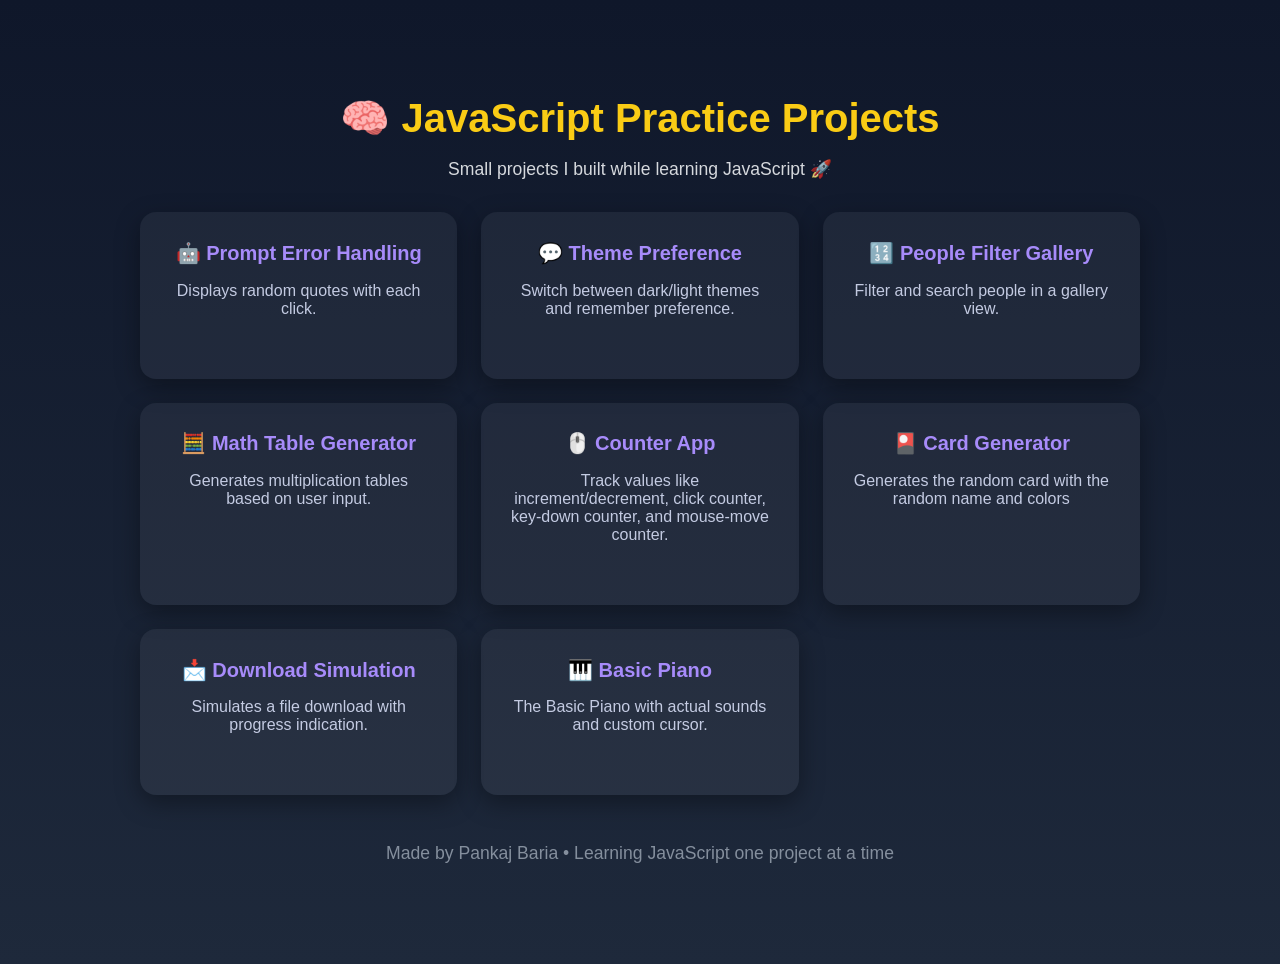
<file: index.html>
<!DOCTYPE html>
<html lang="en">
  <head>
    <meta charset="UTF-8" />
    <meta name="viewport" content="width=device-width, initial-scale=1.0" />
    <title>JS Practice Projects</title>
    <link rel="stylesheet" href="style.css" />
  </head>
  <body>
    <main class="container">
      <h1>🧠 JavaScript Practice Projects</h1>
      <p>Small projects I built while learning JavaScript 🚀</p>

      <section class="projects">
        <a href="01.Prompt-Error-Handling/" class="card">
          <h2>🤖 Prompt Error Handling</h2>
          <p>Displays random quotes with each click.</p>
        </a>

        <a href="02.Theme-Preference/" class="card">
          <h2>💬 Theme Preference</h2>
          <p>Switch between dark/light themes and remember preference.</p>
        </a>

        <a href="03.People-Filter-Gallery/" class="card">
          <h2>🔢 People Filter Gallery</h2>
          <p>Filter and search people in a gallery view.</p>
        </a>

        <a href="04.Math-Table-Generator/" class="card">
          <h2>🧮 Math Table Generator</h2>
          <p>Generates multiplication tables based on user input.</p>
        </a>

        <a href="05.Counter/" class="card">
          <h2>🖱️ Counter App</h2>
          <p>
            Track values like increment/decrement, click counter, key-down
            counter, and mouse-move counter.
          </p>
        </a>
        <a href="06.Random-Card-Generator/" class="card">
          <h2>🎴 Card Generator</h2>
          <p>Generates the random card with the random name and colors</p>
        </a>
        <a href="07.Download-Simulation/" class="card">
          <h2>📩 Download Simulation</h2>
          <p>Simulates a file download with progress indication.</p>
        </a>
        <a href="08.mini-piano/" class="card">
          <h2>🎹 Basic Piano</h2>
          <p>The Basic Piano with actual sounds and custom cursor.</p>
        </a>
      </section>

      <footer>
        <p>Made by Pankaj Baria • Learning JavaScript one project at a time</p>
      </footer>
    </main>
  </body>
</html>
</file>
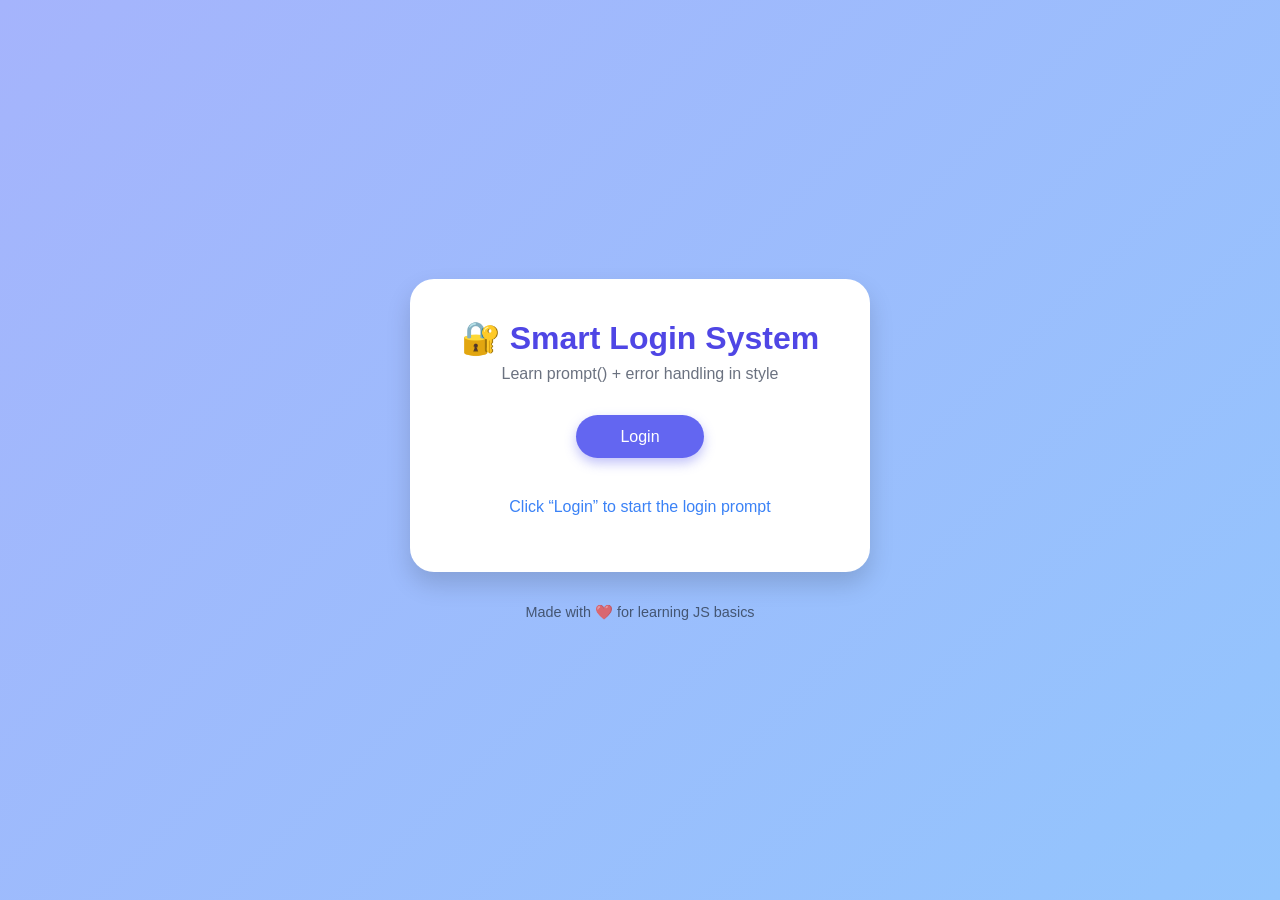
<file: 01.Prompt-Error-Handling/index.html>
<!DOCTYPE html>
<html lang="en">
<head>
  <meta charset="UTF-8" />
  <meta name="viewport" content="width=device-width, initial-scale=1.0" />
  <title>Smart JS Login</title>
  <link rel="stylesheet" href="style.css" />
</head>
<body>
  <div class="app">
    <div class="card">
      <h1>🔐 Smart Login System</h1>
      <p class="subtitle">Learn prompt() + error handling in style</p>

      <button id="loginBtn" class="btn-primary">Login</button>

      <div id="output" class="output info">
        Click “Login” to start the login prompt
      </div>
    </div>
  </div>

  <footer>
    <p>Made with ❤️ for learning JS basics</p>
  </footer>

  <script src="script.js"></script>
</body>
</html>
</file>
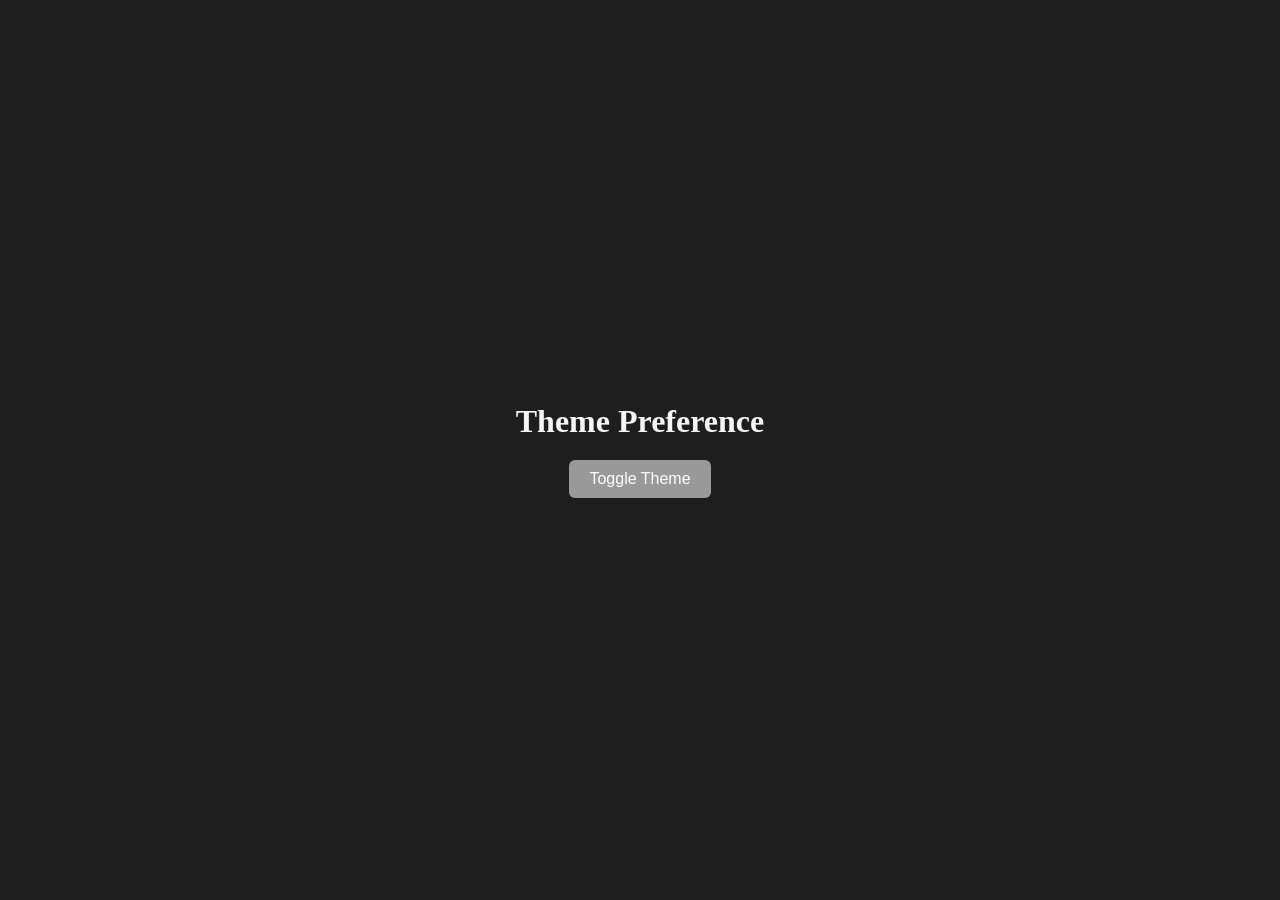
<file: 02.Theme Preference/index.html>
<!DOCTYPE html>
<html lang="en">
  <head>
    <meta charset="UTF-8" />
    <meta name="viewport" content="width=device-width, initial-scale=1.0" />
    <title>Theme Toggle</title>
    <link rel="stylesheet" href="style.css" />
  </head>
  <body>
    <div class="container">
      <h1>Theme Preference</h1>
      <button id="toggleTheme">Toggle Theme</button>
    </div>

    <script src="script.js"></script>
  </body>
</html>
</file>
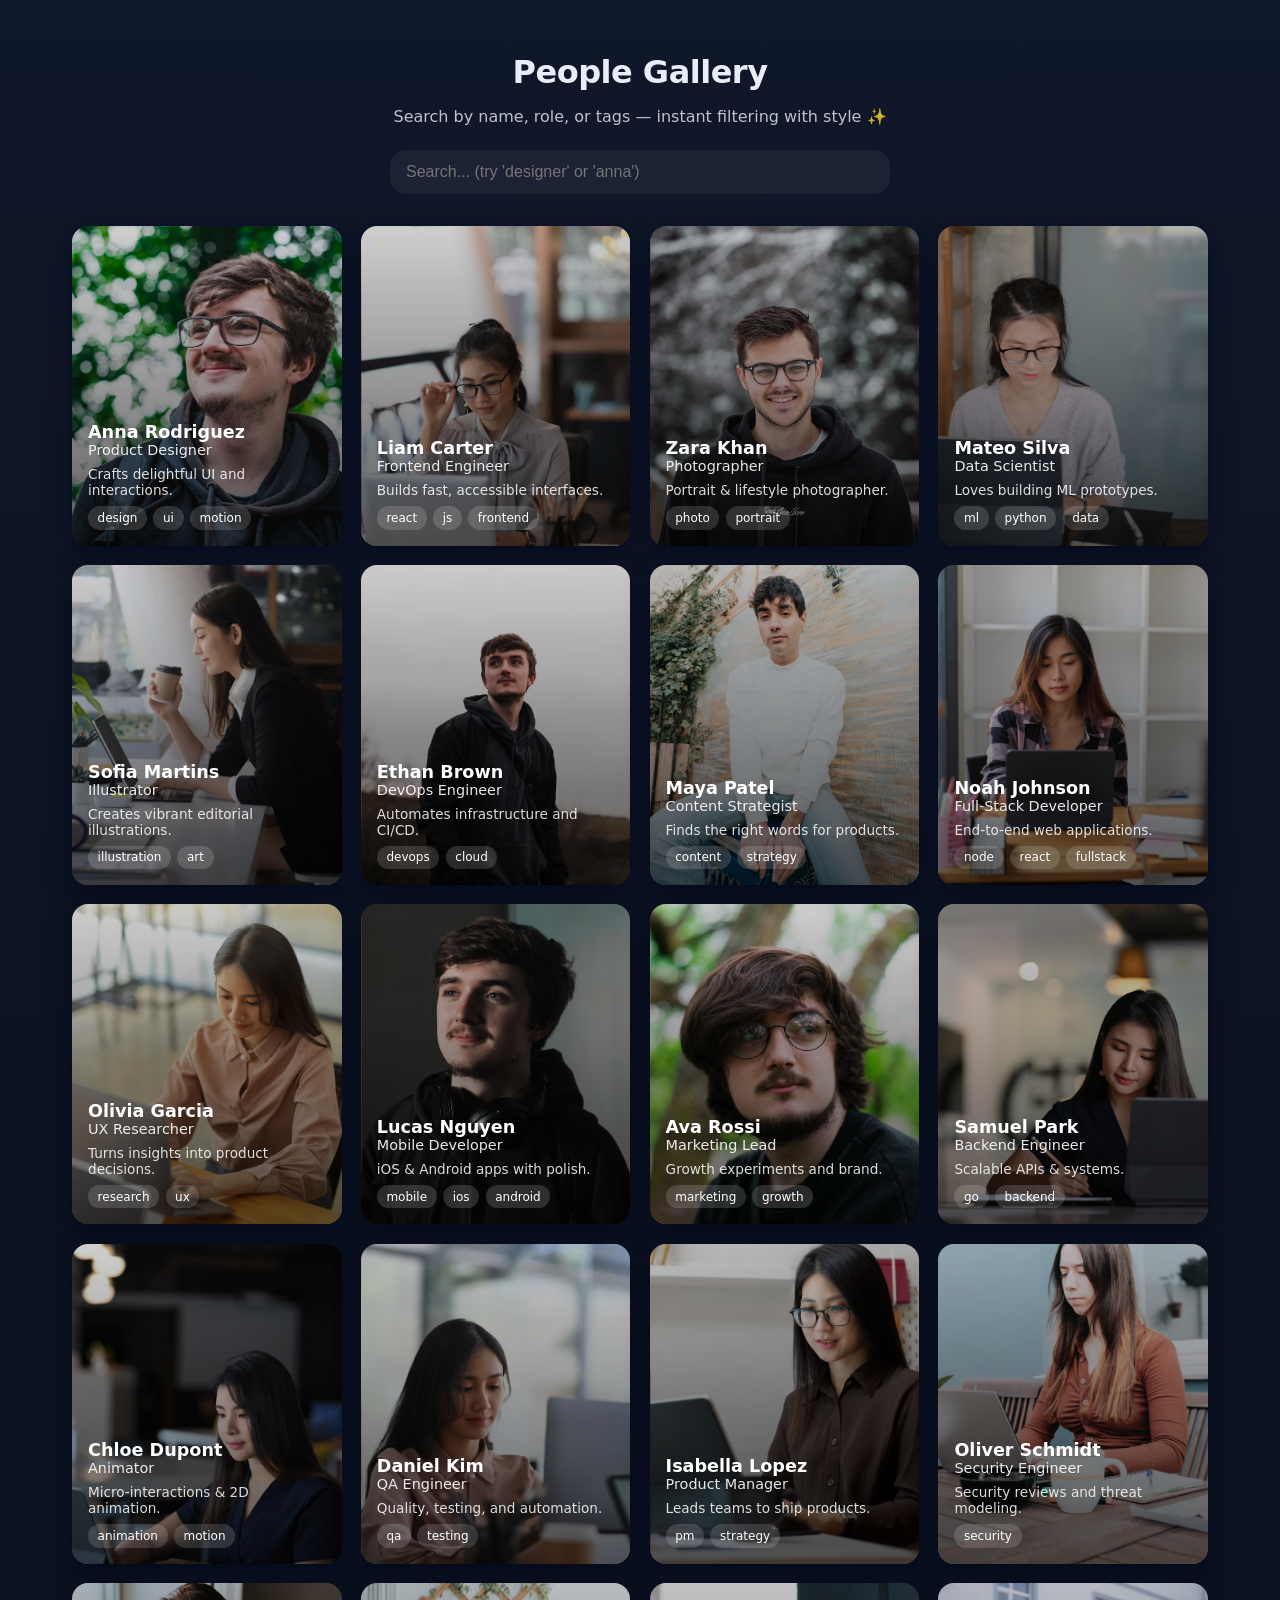
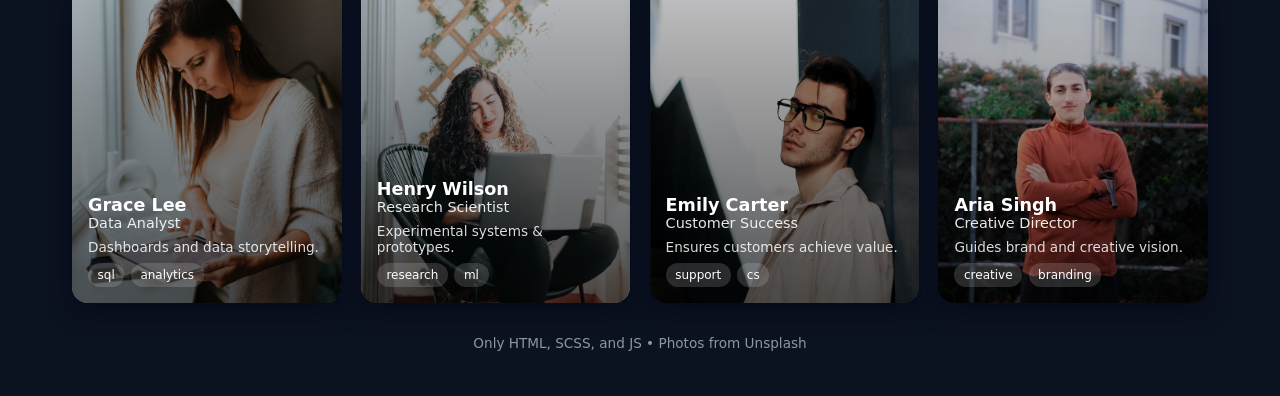
<file: 03.People-Filter-Gallery/index.html>
<!DOCTYPE html>
<html lang="en">
  <head>
    <meta charset="UTF-8" />
    <meta name="viewport" content="width=device-width, initial-scale=1.0" />
    <title>People Filter Gallery</title>
    <link rel="stylesheet" href="style.css" />
  </head>
  <body>
    <main class="container">
      <header class="header">
        <h1>People Gallery</h1>
        <p>Search by name, role, or tags — instant filtering with style ✨</p>

        <div class="search-box">
          <input
            type="text"
            id="searchInput"
            placeholder="Search... (try 'designer' or 'anna')"
          />
        </div>
      </header>

      <section id="cardGrid" class="grid"></section>
      <p id="noResults" class="no-results" style="display: none">
        No matches found 😕
      </p>

      <footer>
        <p>Only HTML, SCSS, and JS • Photos from Unsplash</p>
      </footer>
    </main>

    <script src="script.js"></script>
  </body>
</html>
</file>
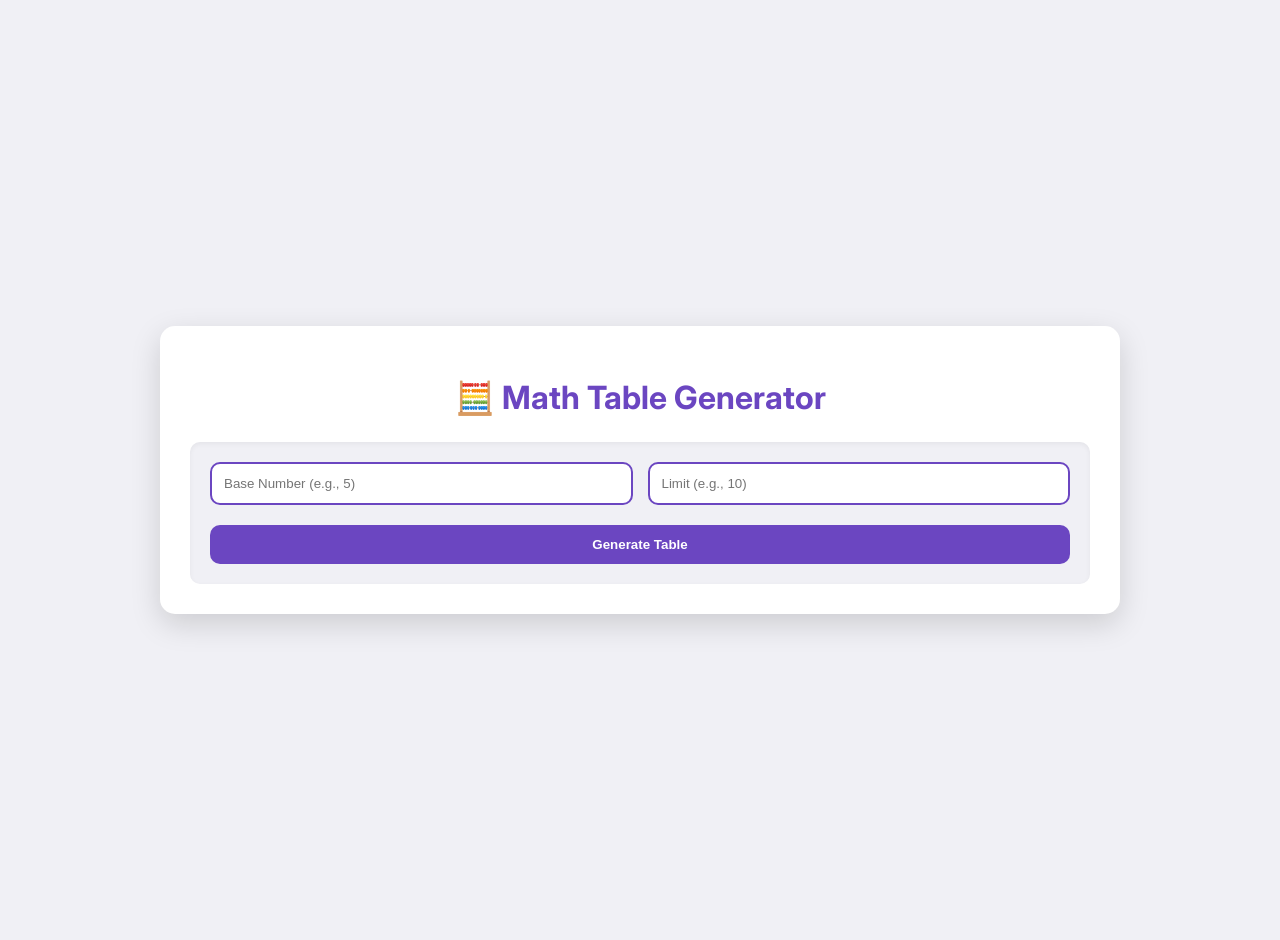
<file: 04.Math-Table-Generator/index.html>
<!DOCTYPE html>
<html lang="en">
<head>
    <meta charset="UTF-8" />
    <meta name="viewport" content="width=device-width, initial-scale=1.0" />
    <title>Colorful Math Table Generator</title>
    <!-- Link to Inter font -->
    <link href="https://fonts.googleapis.com/css2?family=Inter:wght@400;600;700;800&display=swap" rel="stylesheet">
    <!-- Link to the custom CSS (derived from SCSS) -->
    <link rel="stylesheet" href="style.css" />
</head>
<body>
    <main class="app-container">
        <h1 class="title">🧮 Math Table Generator</h1>

        <!-- User Feedback/Error Message Area -->
        <div id="messageBox" class="message-box hidden" role="alert" aria-live="polite"></div>

        <div class="app-layout">
            <!-- Left Side: Form -->
            <div class="form-card">
                <form id="tableForm">
                    <div class="input-group">
                        <input
                            type="number"
                            id="numberInput"
                            placeholder="Base Number (e.g., 5)"
                            required
                            min="1"
                            aria-label="Enter the base number for the table"
                        />
                        <input
                            type="number"
                            id="limitInput"
                            placeholder="Limit (e.g., 10)"
                            required
                            min="1"
                            aria-label="Enter the multiplication limit"
                        />
                    </div>
                    <div class="button-group">
                        <button type="submit" class="btn primary">
                            Generate Table
                        </button>
                        <button type="button" id="resetBtn" class="btn secondary hidden" aria-label="Reset inputs and clear output">
                            Reset
                        </button>
                    </div>
                </form>
            </div>

            <!-- Right Side: Output Display Area -->
            <section id="outputSection" class="output-section hidden" aria-atomic="true">
                <pre id="outputContent" class="output-content"></pre>
            </section>
        </div>
        
        <!-- Download Button (full width under the layout) -->
        <button id="downloadBtn" class="btn download hidden">
            ⬇ Download Table
        </button>
    </main>

    <!-- Link to the JavaScript logic -->
    <script src="script.js"></script>
</body>
</html>
</file>
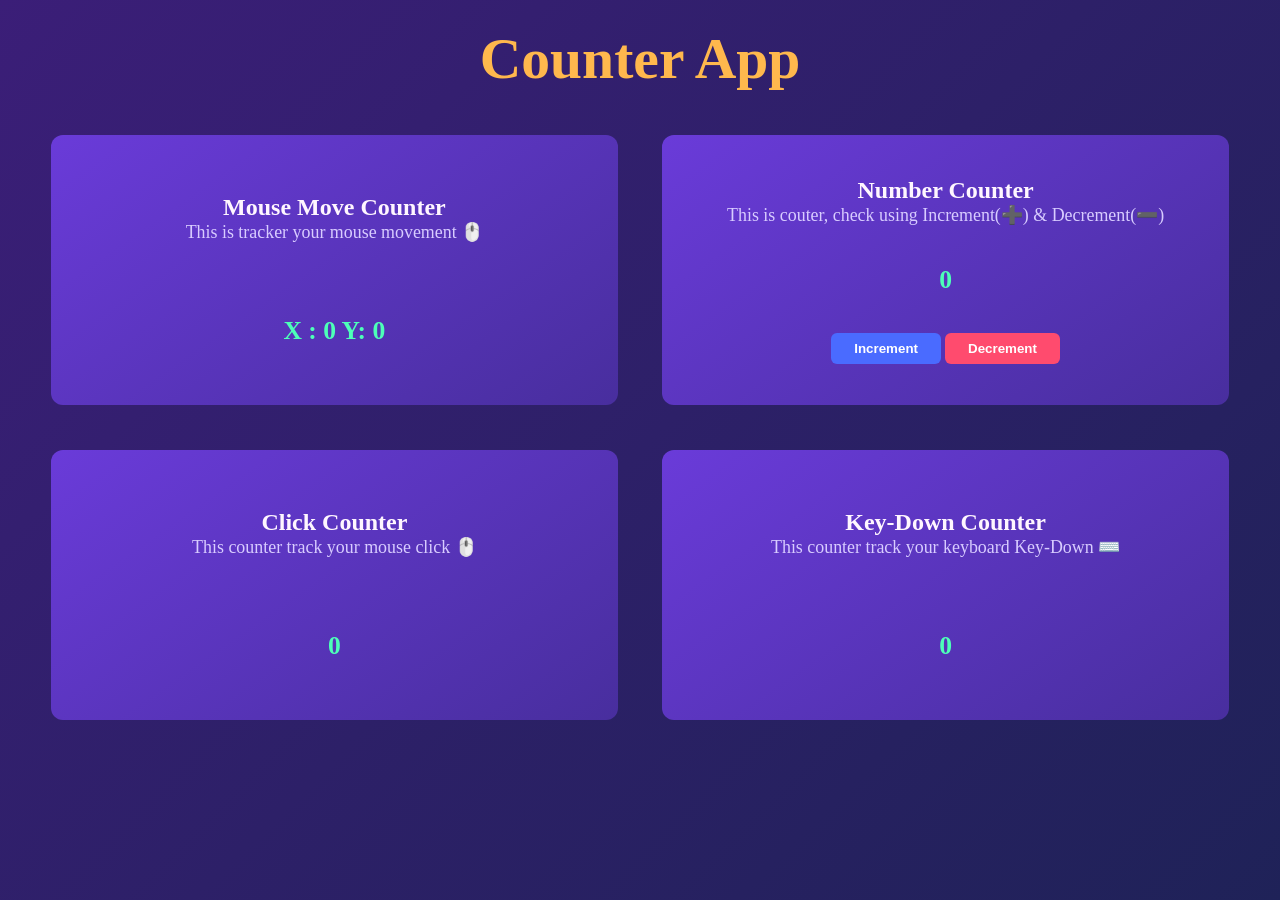
<file: 05.Couter/index.html>
<!DOCTYPE html>
<html lang="en">
  <head>
    <meta charset="UTF-8" />
    <meta name="viewport" content="width=device-width, initial-scale=1.0" />
    <title>Counter App</title>
    <link rel="stylesheet" href="style.css" />
  </head>
  <body>
    <main>
      <h1>Counter App</h1>
      <div class="container">
        <div class="cards" id="card-1">
          <!-- Mouse Move Counter -->
          <div>
            <h4>Mouse Move Counter</h4>
            <p>This is tracker your mouse movement 🖱️</p>
          </div>
          <h2>X : <span>0</span> Y: <span>0</span></h2>
        </div>
        <div class="cards" id="card-2">
          <!-- Number counter -->
          <div>
            <h4>Number Counter</h4>
            <p>This is couter, check using Increment(➕) & Decrement(➖)</p>
          </div>
          <h2>0</h2>
          <div class="buttons">
            <button id="inc">Increment</button>
            <button id="dec">Decrement</button>
          </div>
        </div>
        <div class="cards" id="card-3">
          <!-- Click Counter  -->
          <div>
            <h4>Click Counter</h4>
            <p>This counter track your mouse click 🖱️</p>
          </div>
          <h2>0</h2>
        </div>
        <div class="cards" id="card-4">
          <!-- Key-Down Counter  -->
          <div>
            <h4>Key-Down Counter</h4>
            <p>This counter track your keyboard Key-Down ⌨️</p>
          </div>
          <h2>0</h2>
        </div>
      </div>
    </main>

    <script src="script.js"></script>
  </body>
</html>
</file>
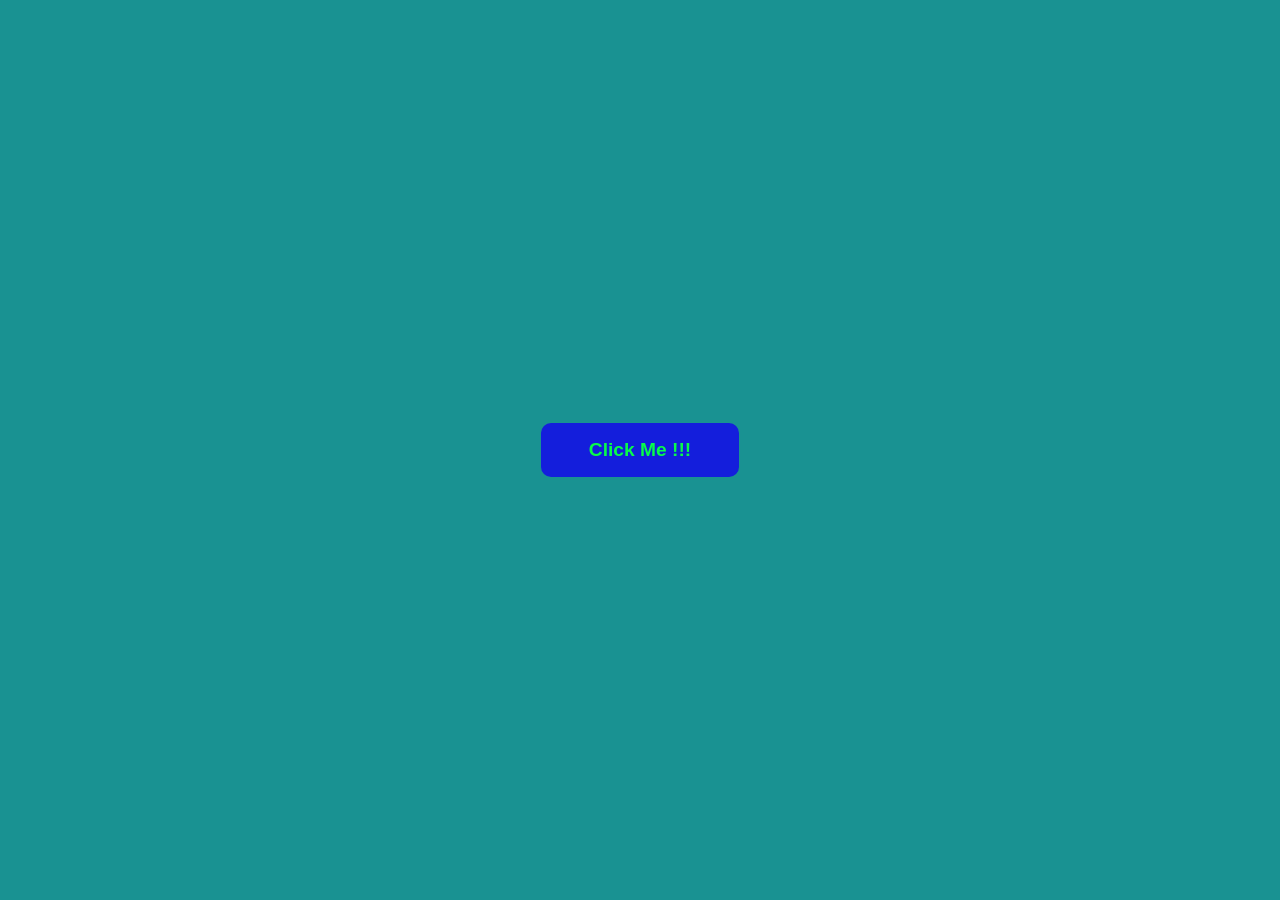
<file: 06.Random-Card-Generator/index.html>
<!DOCTYPE html>
<html lang="en">
  <head>
    <meta charset="UTF-8" />
    <meta name="viewport" content="width=device-width, initial-scale=1.0" />
    <title>Random-Card-Genarator</title>
    <link rel="stylesheet" href="style.css" />
  </head>
  <body>
    <main>
      <button>Click Me !!!</button>
    </main>
    <script src="script.js"></script>
  </body>
</html>
</file>
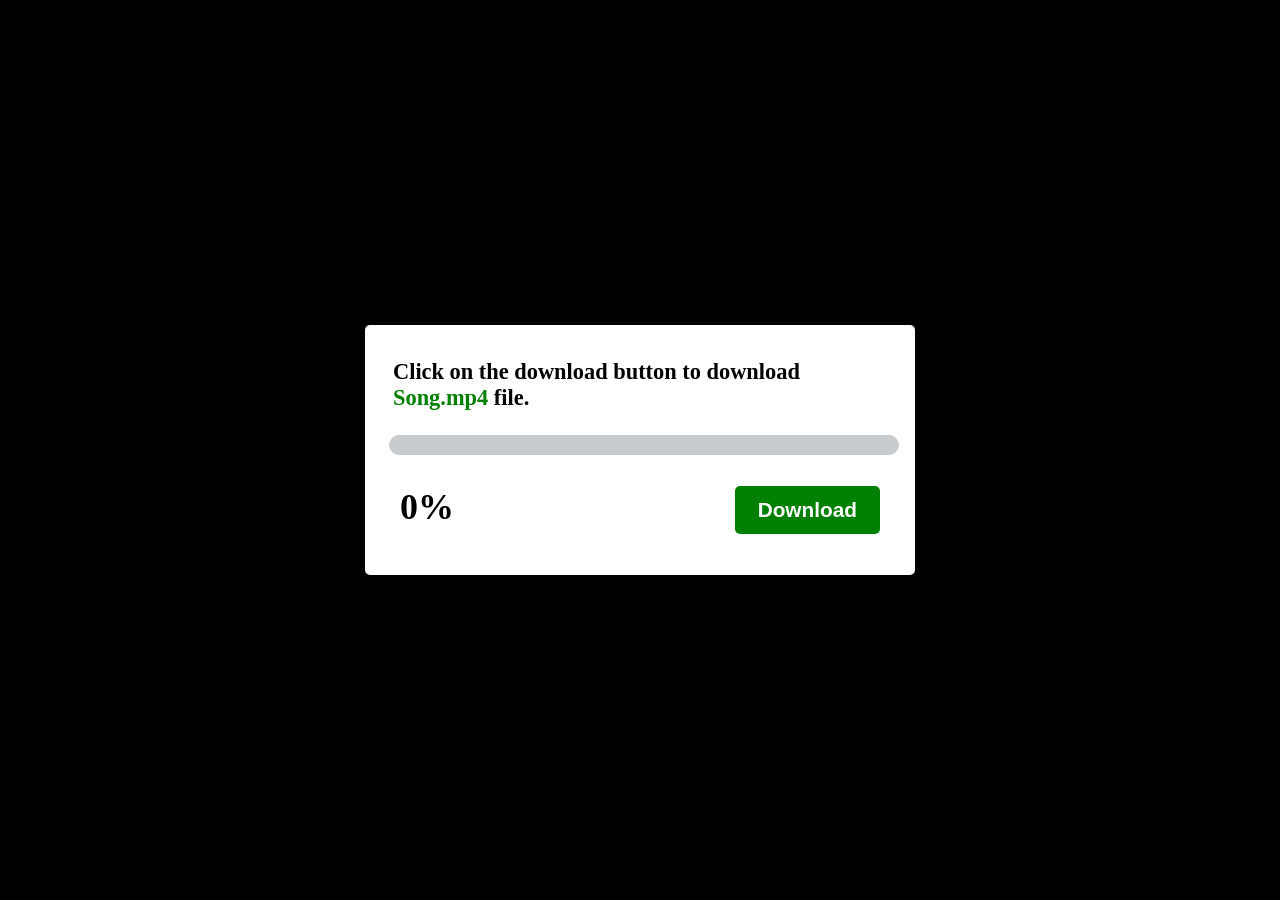
<file: 07.Download-Simulation/index.html>
<!DOCTYPE html>
<html lang="en">
  <head>
    <meta charset="UTF-8" />
    <meta name="viewport" content="width=device-width, initial-scale=1.0" />
    <title>Download Simulation</title>
    <link rel="stylesheet" href="style.css" />
  </head>
  <body>
    <main>
      <div class="card">
        <p>
          Click on the download button  to download
          <span>Song.mp4</span> file.
        </p>
        <div class="outer">
          <div class="inner"></div>
        </div>
        <div class="bottom">
          <h2>0%</h2>
          <button>Download</button>
        </div>
      </div>
    </main>

    <script src="script.js"></script>
  </body>
</html>
</file>
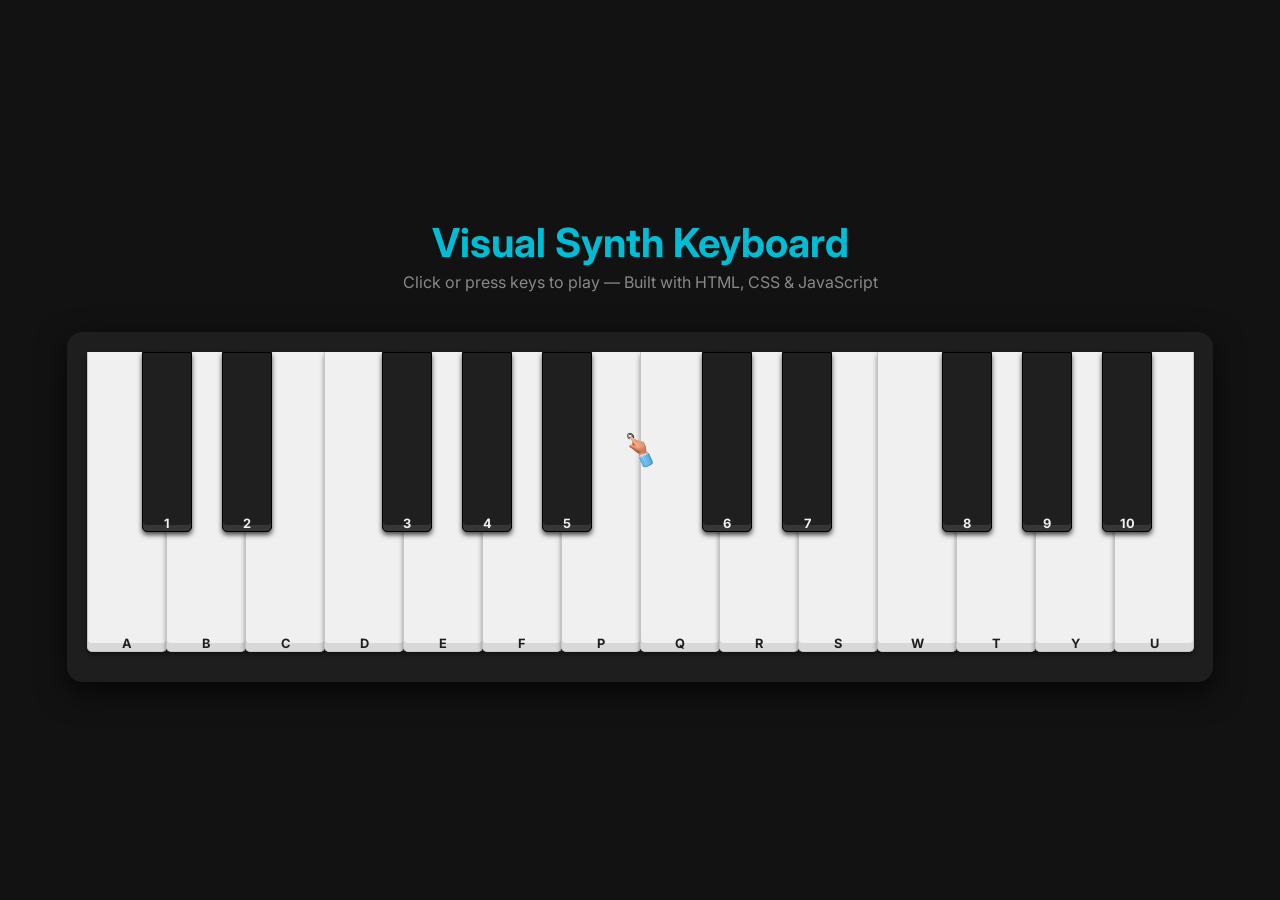
<file: 08.mini-piano/index.html>
<!DOCTYPE html>
<html lang="en">
  <head>
    <meta charset="UTF-8" />
    <meta name="viewport" content="width=device-width, initial-scale=1.0" />
    <title>Basic Piano</title>
    <!-- Link to the external CSS file -->
    <link rel="stylesheet" href="style.css" />
    <!-- Use Inter font from Google Fonts -->
    <link
      href="https://fonts.googleapis.com/css2?family=Inter:wght@400;700&display=swap"
      rel="stylesheet"
    />
  </head>
  <body>
    <img id="cursor" src="./image.png" alt="" />
    <header class="title-bar">
      <h1>Visual Synth Keyboard</h1>
      <p class="subtitle">
        Click or press keys to play — Built with HTML, CSS & JavaScript
      </p>
    </header>

    <div class="piano-container">
      <!-- The keyboard is structured with only two octaves for a mini-project -->
      <div class="keyboard">
        <!-- C3 Octave -->
        <div class="key white" data-note="C1">A</div>
        <div class="key black" data-note="C2">1</div>
        <div class="key white" data-note="Ds1">B</div>
        <div class="key black" data-note="Ds2">2</div>
        <div class="key white" data-note="fs3">C</div>

        <div class="key white" data-note="Fs1">D</div>
        <div class="key black" data-note="Fs2">3</div>
        <div class="key white" data-note="A0">E</div>
        <div class="key black" data-note="C3">4</div>
        <div class="key white" data-note="A3">F</div>
        <div class="key black" data-note="A0">5</div>
        <div class="key white" data-note="Ds6">P</div>

        <!-- C4 Octave -->
        <div class="key white" data-note="C3">Q</div>
        <div class="key black" data-note="C4">6</div>
        <div class="key white" data-note="Ds3">R</div>
        <div class="key black" data-note="Ds4">7</div>
        <div class="key white" data-note="fs4">S</div>

        <div class="key white" data-note="Fs6">W</div>
        <div class="key black" data-note="Fs5">8</div>
        <div class="key white" data-note="Ds5">T</div>
        <div class="key black" data-note="Ds6">9</div>
        <div class="key white" data-note="A4">Y</div>
        <div class="key black" data-note="A1">10</div>
        <div class="key white" data-note="A7">U</div>
      </div>
    </div>
    <script src="script.js"></script>
  </body>
</html>
</file>
<file: style.css>
/* Base Styles */
body {
  margin: 0;
  font-family: "Poppins", sans-serif;
  background: linear-gradient(180deg, #0f172a, #1e293b);
  color: #f8fafc;
  min-height: 100vh;
  display: flex;
  align-items: center;
  justify-content: center;
  padding: 2rem;
}

.container {
  max-width: 1000px;
  width: 100%;
  padding: 2rem;
  text-align: center;
}

h1 {
  font-size: 2.5rem;
  margin-bottom: 0.5rem;
  color: #facc15; /* brighter yellow */
}

p {
  opacity: 0.85;
  margin-bottom: 2rem;
  font-size: 1.1rem;
}

/* Projects Grid */
.projects {
  display: grid;
  grid-template-columns: repeat(auto-fill, minmax(280px, 1fr));
  gap: 1.5rem;
}

/* Project Card */
.card {
  background: rgba(255, 255, 255, 0.05);
  border-radius: 16px;
  padding: 1.8rem;
  text-decoration: none;
  color: #f1f5f9;
  box-shadow: 0 8px 24px rgba(0, 0, 0, 0.35);
  transition: transform 0.25s ease, background 0.3s, box-shadow 0.3s;
}

.card:hover {
  background: rgba(255, 255, 255, 0.08);
  transform: translateY(-8px) scale(1.02);
  box-shadow: 0 12px 30px rgba(0, 0, 0, 0.45);
}

.card h2 {
  margin-top: 0;
  color: #a78bfa; /* soft purple */
  font-size: 1.25rem;
}

.card p {
  margin-top: 0.5rem;
  font-size: 1rem;
  color: #e0e7ff; /* light lavender */
}

/* Footer */
footer {
  margin-top: 3rem;
  font-size: 0.85rem;
  opacity: 0.7;
  color: #cbd5e1;
}

/* Responsive */
@media (max-width: 600px) {
  h1 {
    font-size: 2rem;
  }

  .card {
    padding: 1.2rem;
  }

  .projects {
    gap: 1rem;
  }
}
</file>
<file: 01.Prompt-Error-Handling/style.css>
* {
  margin: 0;
  padding: 0;
  box-sizing: border-box;
}

body {
  font-family: "Poppins", sans-serif;
  background: linear-gradient(135deg, #a5b4fc, #93c5fd);
  height: 100vh;
  display: flex;
  align-items: center;
  justify-content: center;
  flex-direction: column;
  color: #1f2937;
}

.card {
  background: white;
  padding: 2.5rem 3rem;
  border-radius: 1.5rem;
  box-shadow: 0 12px 25px rgba(0, 0, 0, 0.15);
  text-align: center;
  width: 460px;
  animation: fadeIn 0.8s ease forwards;
}
.card h1 {
  color: #4f46e5;
  margin-bottom: 0.5rem;
}
.card .subtitle {
  color: #6b7280;
  margin-bottom: 2rem;
}

.btn-primary {
  background: #6366f1;
  color: white;
  border: none;
  padding: 0.8rem 2.8rem;
  border-radius: 2rem;
  font-size: 1rem;
  cursor: pointer;
  transition: 0.3s;
  box-shadow: 0 5px 12px rgba(99, 102, 241, 0.4);
}
.btn-primary:hover {
  background: #4f46e5;
  transform: translateY(-2px);
}
.btn-primary:active {
  transform: scale(0.98);
}

.output {
  margin-top: 1.5rem;
  padding: 1rem;
  border-radius: 1rem;
  font-weight: 500;
  font-size: 1rem;
  transition: all 0.3s ease;
  opacity: 0;
  animation: fadeIn 0.5s ease 0.2s forwards;
}
.output.info {
  background: white;
  color: #3b82f6;
}
.output.error {
  background: white;
  color: #ef4444;
}
.output.success {
  background: rgb(212.7857142857, 247.7142857143, 225.6428571429);
  color: #22c55e;
}
.output.warning {
  background: rgb(254.0354330709, 245.6437007874, 231.4645669291);
  color: #f59e0b;
}

@keyframes fadeIn {
  from {
    opacity: 0;
    transform: translateY(10px);
  }
  to {
    opacity: 1;
    transform: translateY(0);
  }
}
footer {
  margin-top: 2rem;
  font-size: 0.9rem;
  color: rgba(31, 41, 55, 0.7);
}/*# sourceMappingURL=style.css.map */
</file>
<file: 02.Theme Preference/style.css>
* {
  margin: 0;
  padding: 0;
  box-sizing: border-box;
}

html,
body {
  height: 100%;
  width: 100%;
}

:root {
  --bg-light: #ffffff;
  --text-light: #1a1a1a;
  --bg-dark: #1e1e1e;
  --text-dark: #f5f5f5;
}

body.light {
  background-color: var(--bg-light);
  color: var(--text-light);
}

body.dark {
  background-color: var(--bg-dark);
  color: var(--text-dark);
}

body {
  margin: 0;
  transition: background-color 0.3s ease, color 0.3s ease;
}
body .container {
  height: 100vh;
  display: flex;
  flex-direction: column;
  justify-content: center;
  align-items: center;
}
body .container button {
  margin-top: 20px;
  padding: 10px 20px;
  font-size: 16px;
  cursor: pointer;
  border: none;
  border-radius: 6px;
  background-color: #999;
  color: #fff;
}/*# sourceMappingURL=style.css.map */
</file>
<file: 03.People-Filter-Gallery/style.css>
* {
  box-sizing: border-box;
}

body {
  margin: 0;
  min-height: 100vh;
  font-family: "Inter", system-ui, sans-serif;
  background: linear-gradient(180deg, #0f172a 0%, #0b1220 60%);
  color: #e6eef8;
  -webkit-font-smoothing: antialiased;
}

.container {
  max-width: 1200px;
  margin: 0 auto;
  padding: 2rem;
}

.header {
  text-align: center;
  margin-bottom: 2rem;
}
.header h1 {
  font-weight: 700;
  letter-spacing: -0.5px;
  margin-bottom: 0.5rem;
}
.header p {
  opacity: 0.8;
  margin-bottom: 1.5rem;
}
.header .search-box {
  display: flex;
  justify-content: center;
}
.header .search-box input {
  width: 100%;
  max-width: 500px;
  padding: 0.8rem 1rem;
  border: none;
  border-radius: 16px;
  font-size: 1rem;
  color: #e6eef8;
  background: rgba(255, 255, 255, 0.05);
  outline: 2px solid transparent;
  transition: all 0.2s ease;
}
.header .search-box input:focus {
  outline-color: rgba(139, 92, 246, 0.8);
  background: rgba(255, 255, 255, 0.08);
}

.grid {
  display: grid;
  grid-template-columns: repeat(auto-fill, minmax(250px, 1fr));
  gap: 1.2rem;
}

.card {
  position: relative;
  height: 320px;
  border-radius: 16px;
  overflow: hidden;
  background: rgba(255, 255, 255, 0.03);
  box-shadow: 0 8px 24px rgba(2, 6, 23, 0.6);
  cursor: pointer;
  transition: transform 0.3s ease, box-shadow 0.3s ease;
}
.card:hover {
  transform: translateY(-6px);
  box-shadow: 0 16px 40px rgba(2, 6, 23, 0.8);
}
.card .bg {
  position: absolute;
  inset: 0;
  background-size: cover;
  background-position: center;
  filter: brightness(0.9);
  transition: transform 0.6s ease;
}
.card:hover .bg {
  transform: scale(1.1);
}
.card .overlay {
  position: absolute;
  inset: 0;
  background: linear-gradient(180deg, rgba(0, 0, 0, 0.1), rgba(0, 0, 0, 0.6));
  display: flex;
  flex-direction: column;
  justify-content: flex-end;
  padding: 1rem;
  color: white;
}
.card .overlay .name {
  font-weight: 700;
  font-size: 1.1rem;
}
.card .overlay .role {
  opacity: 0.9;
  font-size: 0.9rem;
  margin-bottom: 0.5rem;
}
.card .overlay .desc {
  font-size: 0.85rem;
  opacity: 0.85;
  margin-bottom: 0.5rem;
}
.card .overlay .tags {
  display: flex;
  flex-wrap: wrap;
  gap: 0.4rem;
}
.card .overlay .tags span {
  background: rgba(255, 255, 255, 0.15);
  padding: 0.3rem 0.6rem;
  border-radius: 999px;
  font-size: 0.75rem;
}

.no-results {
  text-align: center;
  margin: 2rem 0;
  opacity: 0.7;
}

footer {
  text-align: center;
  margin-top: 2rem;
  opacity: 0.6;
  font-size: 0.85rem;
}

@media (max-width: 600px) {
  .card {
    height: 260px;
  }
  .header h1 {
    font-size: 1.5rem;
  }
}/*# sourceMappingURL=style.css.map */
</file>
<file: 04.Math-Table-Generator/style.css>
/* * Stylesheet based on SCSS structure: 
 * Using CSS variables and a block-element-modifier structure.
 */
:root {
  --color-primary: #6b46c1; /* Deep Purple */
  --color-secondary: #f0f0f5; /* Light Gray Background */
  --color-success: #38a169; /* Green */
  --color-error: #e53e3e; /* Red */
  --color-accent: #805ad5; /* Lighter Purple for Hover */
  --color-white: #ffffff;
  --border-radius-base: 10px;
}

body {
  font-family: "Inter", sans-serif;
  background-color: var(--color-secondary);
  display: flex;
  flex-direction: column;
  align-items: center;
  justify-content: center;
  min-height: 100vh;
  margin: 0;
  padding: 20px;
  transition: background-color 0.3s ease;
}

.app-container {
  width: 100%;
  max-width: 900px;
  background: var(--color-white);
  padding: 30px;
  border-radius: 15px;
  box-shadow: 0 10px 30px rgba(0, 0, 0, 0.15);
}

.title {
  text-align: center;
  color: var(--color-primary);
  margin-bottom: 25px;
  font-size: 2rem;
  font-weight: 700;
}

/* --- Layout (Form Left / Output Right) --- */
.app-layout {
  display: flex;
  flex-direction: column; /* Default stack on mobile */
  gap: 30px;
}

@media (min-width: 768px) {
  .app-layout {
    flex-direction: row;
  }
  .app-layout > * {
    flex: 1;
  }
}
/* --- Form and Input Styling --- */
.form-card {
  background-color: var(--color-secondary);
  padding: 20px;
  border-radius: var(--border-radius-base);
  box-shadow: inset 0 2px 5px rgba(0, 0, 0, 0.05);
}

.input-group {
  display: flex;
  gap: 15px;
  margin-bottom: 20px;
}

input[type=number] {
  flex: 1;
  padding: 12px;
  border: 2px solid var(--color-primary);
  border-radius: var(--border-radius-base);
  transition: border-color 0.3s, box-shadow 0.3s;
}

input[type=number]:focus {
  outline: none;
  border-color: var(--color-accent);
  box-shadow: 0 0 0 3px rgba(128, 90, 213, 0.2);
}

/* --- Button Styling --- */
.button-group {
  display: flex;
  gap: 10px;
}

.btn {
  padding: 12px 20px;
  border: none;
  border-radius: var(--border-radius-base);
  font-weight: 600;
  cursor: pointer;
  transition: transform 0.2s ease, background-color 0.2s ease, box-shadow 0.2s ease;
}

.btn:hover {
  transform: translateY(-2px);
  box-shadow: 0 5px 15px rgba(0, 0, 0, 0.1);
}

.btn.primary {
  flex: 1;
  background-color: var(--color-primary);
  color: var(--color-white);
}

.btn.primary:hover {
  background-color: var(--color-accent);
}

.btn.secondary {
  background-color: #e2e8f0;
  color: #4a5568;
  flex-shrink: 0;
}

.btn.secondary:hover {
  background-color: #cbd5e0;
}

.btn.download {
  width: 100%;
  margin-top: 20px;
  background-color: var(--color-success);
  color: var(--color-white);
}

.btn.download:hover {
  background-color: #278553;
}

/* --- Output and Message Styling --- */
.output-section {
  background-color: var(--color-white);
  padding: 20px;
  border-radius: var(--border-radius-base);
  box-shadow: 0 5px 15px rgba(0, 0, 0, 0.08);
  max-height: 400px;
  overflow-y: auto;
  opacity: 0; /* Used for smooth visibility transition */
  transform: scale(0.98); /* Start slightly smaller for entry animation */
  transition: opacity 0.5s ease, transform 0.5s ease;
}

.output-section.visible {
  opacity: 1;
  transform: scale(1);
}

.output-content {
  white-space: pre-wrap;
  line-height: 1.6;
  font-family: monospace;
  font-size: 1rem;
  color: #2d3748; /* Dark text */
  text-align: left;
}

.message-box {
  padding: 12px;
  border-radius: var(--border-radius-base);
  text-align: center;
  font-weight: 600;
  margin-bottom: 20px;
  opacity: 0;
  transition: opacity 0.3s ease;
}

.message-box.visible {
  opacity: 1;
}

.message-box.error {
  background-color: #fed7d7; /* Red Light */
  color: var(--color-error);
}

.message-box.success {
  background-color: #c6f6d5; /* Green Light */
  color: var(--color-success);
}

/* --- Utility Classes --- */
.hidden {
  display: none !important;
}/*# sourceMappingURL=style.css.map */
</file>
<file: 05.Couter/style.css>
* {
  margin: 0;
  padding: 0;
  box-sizing: border-box;
}

html,
body {
  height: 100%;
  width: 100%;
}

main {
  height: 100vh;
  width: 100vw;
  padding: 2vw;
  background: linear-gradient(135deg, #3b1e78, #1f2258);
}

h1 {
  color: #ffb84d;
  text-align: center;
  font-weight: 900;
  font-size: 4.5vw;
  padding-bottom: 1.2rem;
}

.container {
  display: grid;
  grid-template-columns: repeat(2, 1fr);
  gap: 3.5vw;
  padding: 2vw;
}
.container .cards {
  background: linear-gradient(145deg, #6a3bd9, #482e9e);
  border-radius: 12px;
  padding: 1.4rem;
  display: flex;
  align-items: center;
  flex-direction: column;
  justify-content: space-around;
  height: 30vh;
  color: #f0eaff;
}
.container .cards h4 {
  font-size: 1.5rem;
  font-weight: 600;
  text-align: center;
  color: #fff6ff;
}
.container .cards p {
  font-size: 1.4vw;
  font-weight: 500;
  text-align: center;
  color: #d8ccff;
}
.container .cards h2 {
  font-size: 2vw;
  font-weight: 800;
  color: #4dffb8;
}

/* Buttons */
#inc {
  background-color: #4a6bff;
  padding: 0.6vw 1.8vw;
  border-style: none;
  border-radius: 6px;
  font-weight: 600;
  color: white;
}

#dec {
  background-color: #ff4b6e;
  padding: 0.6vw 1.8vw;
  border-style: none;
  border-radius: 6px;
  font-weight: 600;
  color: white;
}

button:active {
  transform: scale(0.9);
}/*# sourceMappingURL=style.css.map */
</file>
<file: 06.Random-Card-Generator/style.css>
* {
  margin: 0;
  padding: 0;
  box-sizing: border-box;
}

html,
body {
  height: 100%;
  width: 100%;
}

main {
  height: 100%;
  width: 100%;
  overflow: hidden;
  display: flex;
  align-items: center;
  justify-content: center;
  background-color: rgb(25, 146, 146);
  position: relative;
}
main button {
  padding: 1rem 3rem;
  border-radius: 10px;
  border: none;
  background-color: rgb(20, 30, 220);
  color: rgb(8, 252, 73);
  font-size: 1.2rem;
  font-weight: 700;
  z-index: 12;
}
main button:active {
  scale: 0.95;
}
main div {
  height: 8vw;
  width: 8vw;
  position: absolute;
  font-size: 1.5rem;
  font-weight: 600;
  display: flex;
  align-items: center;
  justify-content: center;
}/*# sourceMappingURL=style.css.map */
</file>
<file: 07.Download-Simulation/style.css>
* {
  margin: 0;
  padding: 0;
  box-sizing: border-box;
}

html,
body {
  height: 100%;
  width: 100%;
}

main {
  height: 100%;
  width: 100%;
  background-color: rgb(0, 0, 0);
  display: flex;
  align-items: center;
  justify-content: center;
}
main .card {
  background: #ffffff;
  height: 250px;
  width: 550px;
  border-radius: 5px;
  border: none;
  padding: 20px;
  display: flex;
  flex-direction: column;
  justify-content: space-around;
}
main .card p {
  padding: 8px;
  font-weight: 600;
  font-size: 1.4rem;
}
main .card p span {
  color: green;
  font-weight: 900;
}
main .card .outer {
  width: 100%;
  height: 20px;
  background-color: rgb(200, 204, 207);
  margin: 4px;
  border-radius: 10px;
}
main .card .outer .inner {
  width: 0%;
  height: 100%;
  background-color: green;
  border-radius: 10px;
}
main .card .bottom {
  font-size: 1.5rem;
  padding: 15px;
  display: flex;
  justify-content: space-between;
}
main .card .bottom button {
  padding: 12px 23px;
  background-color: green;
  color: #ffffff;
  font-weight: 700;
  font-size: 1.3rem;
  border-radius: 5px;
  border: none;
  cursor: pointer;
}
main .card .bottom button:active {
  scale: 0.95;
}/*# sourceMappingURL=style.css.map */
</file>
<file: 08.mini-piano/style.css>
/* Global Reset and Typography */
:root {
  --bg-dark: #121212;
  --key-dark: #1f1f1f;
  --key-white: #f0f0f0;
  --shadow-dark: rgba(0, 0, 0, 0.7);
  --shadow-white: rgba(0, 0, 0, 0.4);
  --accent-color: #00bcd4; /* Cyan/Teal */
}

* {
  box-sizing: border-box;
  margin: 0;
  padding: 0;
}

body {
  cursor: none;
  background-color: var(--bg-dark);
  font-family: "Inter", sans-serif;
  color: var(--key-white);
  display: flex;
  flex-direction: column;
  align-items: center;
  justify-content: center;
  min-height: 100vh;
  padding: 20px;
  position: relative;
}

/* Header/Title Styling */
.title-bar {
  text-align: center;
  margin-bottom: 40px;
}

.title-bar h1 {
  font-size: 2.5rem;
  color: var(--accent-color);
  margin-bottom: 5px;
}

.title-bar p {
  font-size: 1rem;
  color: #888;
}

/* Piano Container */
.piano-container {
  background: #1e1e1e;
  padding: 20px;
  border-radius: 15px;
  box-shadow: 0 10px 30px var(--shadow-dark);
  overflow-x: auto; /* Allows horizontal scrolling on very small screens */
}

/* Keyboard Layout */
.keyboard {
  display: flex;
  position: relative;
  padding-bottom: 10px; /* Space for key labels */
}

/* Base Key Styling */
.key {
  border-radius: 0 0 5px 5px;
  transition: transform 0.05s, box-shadow 0.05s;
  -webkit-user-select: none;
     -moz-user-select: none;
          user-select: none;
  display: flex;
  align-items: flex-end;
  justify-content: center;
  font-size: 0.8rem;
  font-weight: bold;
  text-transform: uppercase;
}

/* White Keys */
.white {
  width: 80px;
  height: 300px;
  background: var(--key-white);
  border: 1px solid #c4c4c4;
  border-top: none;
  z-index: 1;
  margin-right: -1px; /* Overlap slightly for cleaner look */
  color: var(--key-dark);
  box-shadow: inset 0 -8px 0 rgba(0, 0, 0, 0.1), 0 3px 5px var(--shadow-white);
}

/* Hover/Active states (Visual only) */
.white:hover {
  background: #e0e0e0;
  transform: translateY(1px);
  box-shadow: inset 0 -4px 0 rgba(0, 0, 0, 0.1), 0 1px 3px var(--shadow-white);
}

/* Black Keys */
.black {
  width: 50px;
  height: 180px;
  background: var(--key-dark);
  z-index: 2;
  position: absolute;
  margin-right: 0;
  box-shadow: inset 0 -6px 0 rgba(255, 255, 255, 0.1), 0 3px 5px var(--shadow-dark);
  border: 1px solid #000;
}

/* Black Key Positioning (Based on which white key they follow) */
/* C# */
.key:nth-child(2) {
  left: 55px;
} /* after C */
/* D# */
.key:nth-child(4) {
  left: 135px;
} /* after D */
/* F# */
.key:nth-child(7) {
  left: 295px;
} /* after F */
/* G# */
.key:nth-child(9) {
  left: 375px;
} /* after G */
/* A# */
.key:nth-child(11) {
  left: 455px;
} /* after A */
/* --- Second Octave (C4) Positioning --- */
/* C#4 */
.key:nth-child(14) {
  left: 615px;
} /* after C4 */
/* D#4 */
.key:nth-child(16) {
  left: 695px;
} /* after D4 */
/* F#4 */
.key:nth-child(19) {
  left: 855px;
} /* after F4 */
/* G#4 */
.key:nth-child(21) {
  left: 935px;
} /* after G4 */
/* A#4 */
.key:nth-child(23) {
  left: 1015px;
} /* after A4 */
/* Black Key Hover/Active states (Visual only) */
.black:hover {
  background: #000;
  transform: translateY(1px);
  box-shadow: inset 0 -3px 0 rgba(255, 255, 255, 0.1), 0 1px 3px var(--shadow-dark);
}

/* Responsive Scaling for Smaller Screens */
@media (max-width: 768px) {
  /* Scale down the entire keyboard */
  .keyboard {
    transform-origin: top left;
    transform: scale(0.7); /* Scale down for better fit on tablets/large phones */
    width: 140%; /* Ensure the scaled element takes up enough space */
  }
  .piano-container {
    padding: 10px;
    width: 100%;
  }
  .title-bar h1 {
    font-size: 2rem;
  }
  .title-bar p {
    font-size: 0.9rem;
  }
}
@media (max-width: 500px) {
  /* Further scale down for small mobile devices */
  .keyboard {
    transform: scale(0.5);
    width: 200%;
  }
}
#cursor {
  z-index: 12;
  height: 50px;
  width: 50px;
  position: fixed;
  pointer-events: none;
}

.key {
  transition: transform 0.1s ease;
}

.key.active {
  transform: scale(0.98);
  box-shadow: 0 0 10px;
}/*# sourceMappingURL=style.css.map */
</file>
